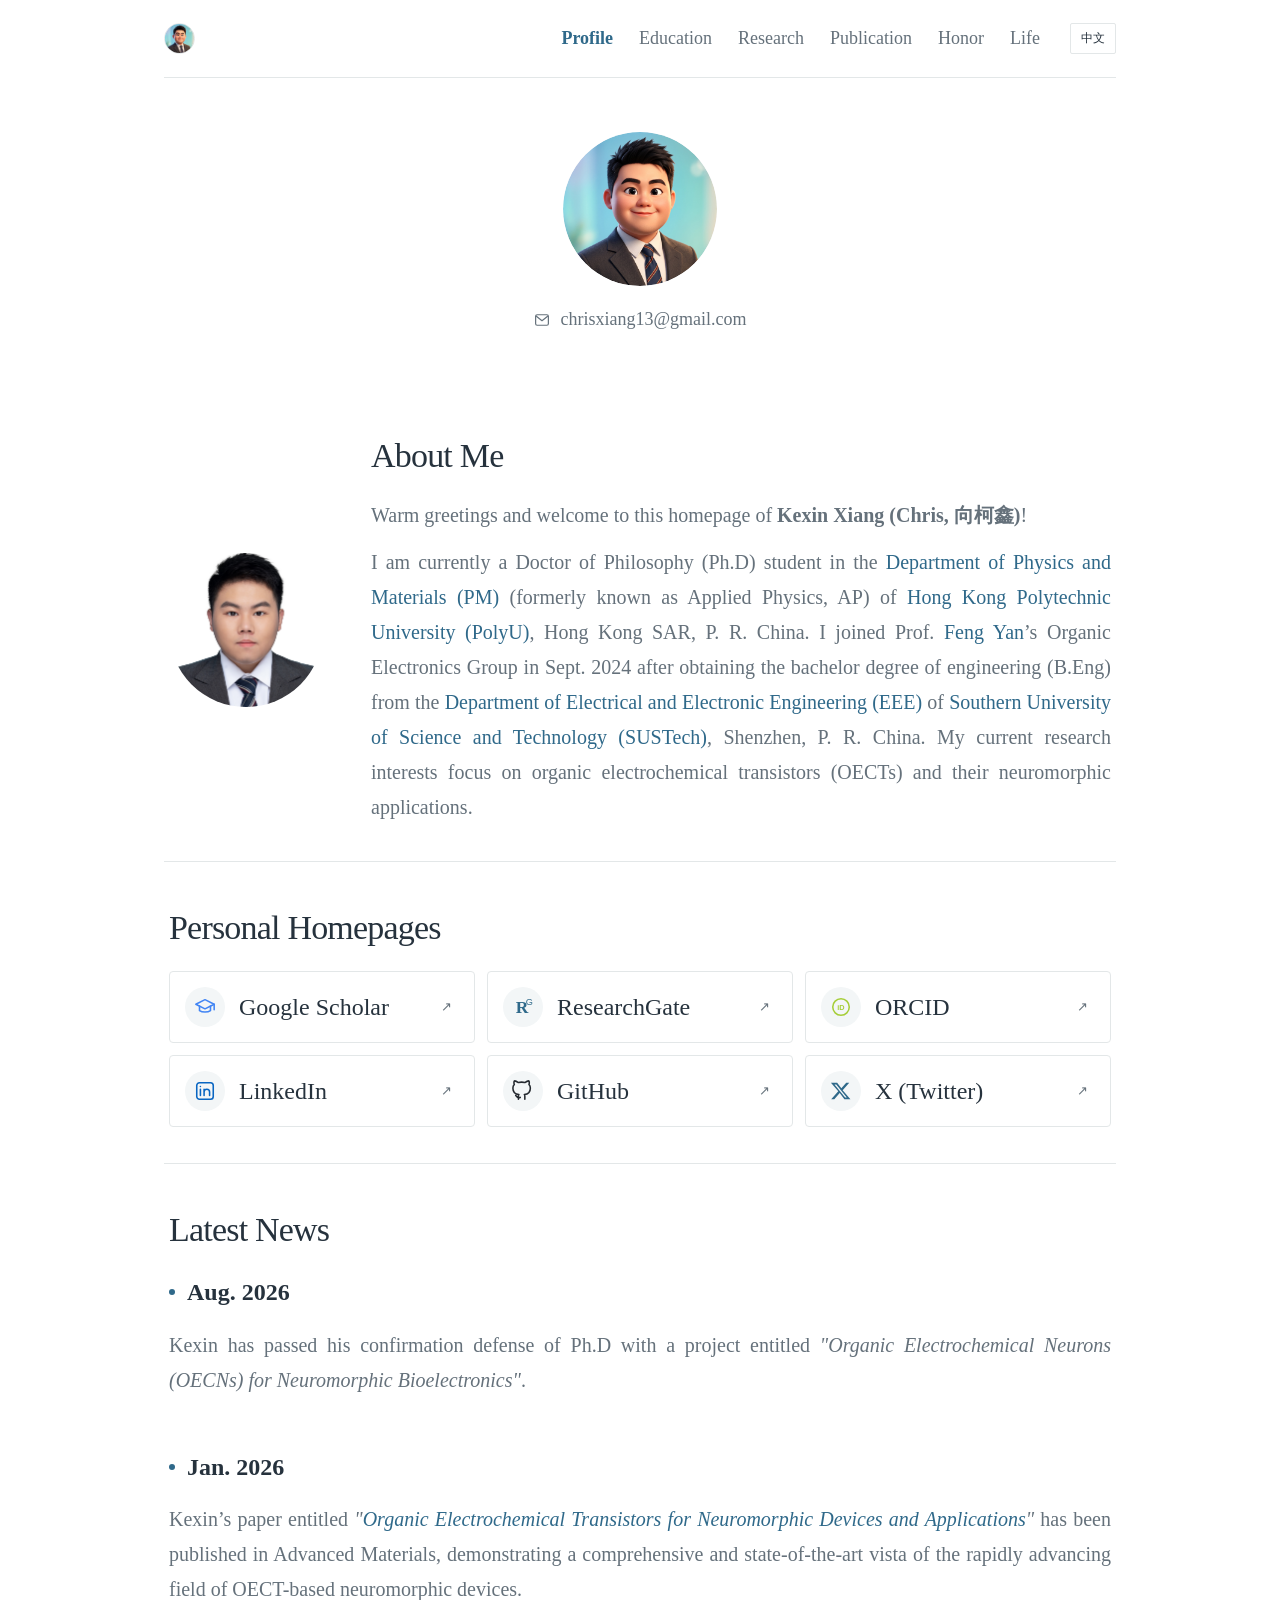
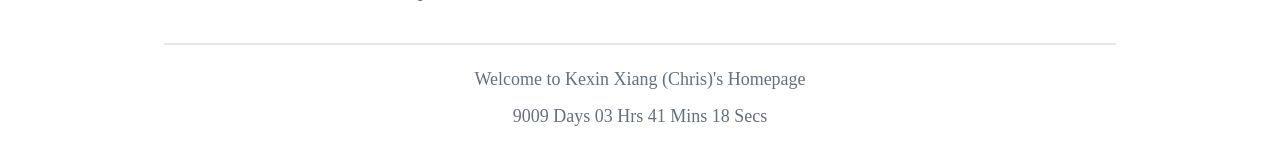
<file: index.html>
<!doctype html>
<html lang="en">
<head>
  <meta charset="utf-8">
  <base href="/">
  <meta name="viewport" content="width=device-width, initial-scale=1">
  <meta name="theme-color" content="#ffffff">
  <link rel="icon" id="site-favicon" href="data:,">
  <meta name="description" content="Kexin Xiang's research profile and selected publication.">
  <title>Kexin Xiang — Personal Website</title>
  <link rel="preconnect" href="https://fonts.googleapis.com">
  <link rel="preconnect" href="https://fonts.gstatic.com" crossorigin>
  <link href="https://fonts.googleapis.com/css2?family=DM+Sans:wght@400;500;600;700&family=Playfair+Display:wght@400;500&display=swap" rel="stylesheet">
  <link rel="stylesheet" href="style.css?v=20261025-smooth-clock">
</head>
<body>
  <div class="page-shell">
    <header class="topbar">
      <a class="wordmark" href="/" aria-label="Open profile page">
        <img class="mark-image" id="site-logo" alt="" hidden>
        <span class="mark" id="site-mark">K</span>
      </a>
      <nav id="module-nav" aria-label="Page modules"></nav>
      <button class="lang-toggle" id="lang-toggle" type="button" aria-label="Switch language">中文</button>
    </header>
    <main>
      <section class="hero" id="home">
        <aside class="profile-card" aria-label="Personal photo and contact">
          <div class="profile-monogram" id="profile-monogram" aria-hidden="true">
            <span id="profile-initials">KX</span>
            <img class="profile-photo" id="profile-photo" alt="" hidden>
          </div>
          <div class="profile-contacts" aria-label="Contact information">
            <a class="profile-contact" id="profile-email" href="mailto:" hidden>
              <svg viewBox="0 0 24 24" aria-hidden="true" focusable="false"><rect x="3.5" y="5" width="17" height="14" rx="2"></rect><path d="m4.5 7 7.5 6 7.5-6"></path></svg>
              <span></span>
            </a>
            <a class="profile-contact" id="profile-phone" href="tel:" hidden>
              <svg viewBox="0 0 24 24" aria-hidden="true" focusable="false"><path d="M7.1 3.8 9.7 7l-1.8 2.1a15.2 15.2 0 0 0 7 7l2.1-1.8 3.2 2.6-.8 3.2a1.8 1.8 0 0 1-2 1.3A18.7 18.7 0 0 1 2.6 6.6a1.8 1.8 0 0 1 1.3-2l3.2-.8Z"></path></svg>
              <span></span>
            </a>
          </div>
        </aside>
        <div class="hero-copy">
          <p class="eyebrow"><span class="pulse"></span><span id="hero-kicker">PERSONAL WEBSITE</span></p>
          <h1><span id="first-name">Kexin</span> <em id="last-name">Xiang</em></h1>
          <p class="hero-role" id="hero-role"></p>
        </div>
      </section>
      <div id="page-modules"></div>
    </main>
    <footer>
      <p id="footer-copy"></p>
      <div id="footer-counter" class="footer-counter" role="timer" aria-label="Elapsed time since April 6, 2002, 07:02 Beijing time" aria-live="off" hidden></div>
      <a href="#home" class="back-top" id="back-top">BACK TO TOP ↑</a>
    </footer>
  </div>
  <script src="script.js?v=20261025-smooth-clock"></script>
</body>
</html>
</file>
<file: style.css>
:root {
  color-scheme: light;
  --ink: #26323d;
  --muted: #65717b;
  --accent: #2f698a;
  --line: #e3e7e8;
  --paper: #fff;
  --soft: #f3f6f7;
  --serif: Georgia, "Times New Roman", serif;
  --sans: -apple-system, BlinkMacSystemFont, "Segoe UI", "Noto Sans", Arial, sans-serif;
  --base-font-size: 16px;
  --body-line-height: 1.75;
  --content-width: 1160px;
  --page-gutter: 42px;
  --section-space: 55px;
  --avatar-size: 154px;
  --avatar-radius: 50%;
  --project-columns: 1;
  --profile-columns: 2;
  --text-line-limit: 10;
  --heading-scale: 1;
  --card-radius: 4px;
  --column-gap: 48px;
}

* { box-sizing: border-box; }
html { scroll-behavior: smooth; scroll-padding-top: 88px; }
body {
  margin: 0;
  background: var(--paper);
  color: var(--ink);
  font: var(--base-font-size)/var(--body-line-height) var(--sans);
  -webkit-font-smoothing: antialiased;
}
a { color: var(--accent); text-decoration: none; }
a:hover { color: var(--accent); text-decoration: underline; text-underline-offset: 3px; }
a:focus-visible, button:focus-visible { outline: 3px solid var(--accent); outline-offset: 3px; }
.page-shell { max-width: var(--content-width); margin: 0 auto; padding: 0 clamp(16px, var(--page-gutter), 42px); }

.topbar {
  min-height: 78px;
  display: flex;
  align-items: center;
  gap: 30px;
  border-bottom: 1px solid var(--line);
}
.wordmark { display: inline-flex; align-items: center; gap: 10px; color: var(--ink); }
.hero-name-link { color: inherit; }
.hero-name-link:hover { color: inherit; text-decoration: none; }
.mark {
  display: grid;
  width: 31px;
  height: 31px;
  place-items: center;
  border: 1px solid var(--line);
  border-radius: 50%;
  color: var(--accent);
  font: 600 13px var(--serif);
}
.mark-image {
  width: 31px;
  height: 31px;
  border: 1px solid var(--line);
  border-radius: 50%;
  object-fit: cover;
}
.mark-image[hidden], .mark[hidden] { display: none; }
.mark span { display: none; }
.wordmark-name { font: 600 11px var(--sans); letter-spacing: 1.6px; }
.topbar nav { display: flex; gap: 27px; margin-left: auto; }
.topbar nav a { color: var(--muted); font-size: 13px; }
.lang-toggle {
  border: 1px solid var(--line);
  border-radius: 4px;
  padding: 6px 10px;
  background: var(--paper);
  color: var(--ink);
  font: 12px var(--sans);
  cursor: pointer;
}
.lang-toggle:hover { border-color: var(--accent); }

.hero {
  display: grid;
  grid-template-columns: minmax(205px, .7fr) minmax(0, 1.8fr);
  gap: clamp(38px, 7vw, 92px);
  align-items: center;
  padding: 76px 5px 72px;
}
.hero-copy { grid-column: 2; grid-row: 1; }
.profile-card { grid-column: 1; grid-row: 1; min-width: 0; }
.profile-monogram {
  display: grid;
  position: relative;
  overflow: hidden;
  width: var(--avatar-size);
  height: var(--avatar-size);
  place-items: center;
  border-radius: var(--avatar-radius);
  background: var(--soft);
  color: var(--accent);
  font: 48px var(--serif);
  letter-spacing: -4px;
}
.profile-photo { position: absolute; inset: 0; width: 100%; height: 100%; border-radius: inherit; object-fit: cover; }
.profile-initials[hidden], .profile-photo[hidden] { display: none; }
.profile-affiliation { margin: 20px 0 7px; color: var(--muted); font-size: 12px; line-height: 1.6; }
.profile-contacts { display: grid; gap: 9px; margin-top: 17px; }
.profile-contact { display: inline-flex; align-items: center; gap: 9px; width: fit-content; max-width: 100%; color: var(--muted); font-size: 12px; overflow-wrap: anywhere; transition: color .2s ease; }
.profile-contact:hover { color: var(--accent); }
.profile-contact svg { flex: 0 0 15px; width: 15px; height: 15px; fill: none; stroke: currentColor; stroke-width: 1.6; stroke-linecap: round; stroke-linejoin: round; }
.profile-contact[hidden] { display: none; }
.social-links { display: flex; flex-wrap: wrap; gap: 5px 15px; margin-top: 14px; }
.social-links a { font-size: 12px; }
.eyebrow, .section-kicker, .card-label, .project-number, .skill-group > span {
  color: var(--accent);
  font-size: 11px;
  font-weight: 650;
  letter-spacing: .11em;
  line-height: 1.5;
  text-transform: uppercase;
}
.eyebrow { display: flex; align-items: center; gap: 10px; margin: 0 0 20px; }
.pulse { width: 7px; height: 7px; border-radius: 50%; background: var(--accent); }
h1, h2, h3 { color: var(--ink); }
h1, .intro h2, .section-heading h2, .education h2, .contact h2 {
  font-family: var(--serif);
  font-weight: 400;
}
h1 { display: flex; flex-wrap: nowrap; align-items: baseline; gap: .18em; margin: 0 0 20px; font-size: clamp(var(--h1-min, 48px), var(--h1-fluid, 6.2vw), var(--h1-max, 68px)); line-height: 1.02; letter-spacing: -2.8px; white-space: nowrap; }
h1 em { color: var(--accent); font-style: normal; }
.hero-role { max-width: 610px; margin: 0 0 14px; font: 22px/1.45 var(--serif); }
.hero-note { max-width: 650px; margin: 0; color: var(--muted); font-size: 14px; }
.hero-actions { display: flex; gap: 22px; align-items: center; margin-top: 20px; }
.button { display: inline-flex; align-items: center; gap: 8px; font-size: 13px; }
.button-primary { font-weight: 600; }
.button-quiet { color: var(--muted); }
.button-primary span[aria-hidden], .button-quiet span[aria-hidden] { color: var(--muted); }

.section { padding: var(--section-space) 5px calc(var(--section-space) + 5px); border-top: 1px solid var(--line); }
.section-kicker { display: flex; gap: 12px; align-items: center; }
.section-kicker span:first-child { color: var(--muted); font: 12px var(--serif); }
.intro-content { display: grid; grid-template-columns: 1.1fr .9fr; gap: 9%; margin-top: 22px; }
.intro h2, .section-heading h2 { margin: 0; font-size: clamp(var(--title-min, 29px), var(--title-fluid, 3.8vw), var(--title-max, 39px)); line-height: 1.2; letter-spacing: -.8px; }
.intro-detail > p { margin: 0 0 21px; color: var(--muted); font-size: 14px; }
.stats { display: grid; grid-template-columns: repeat(3, 1fr); gap: 12px; border-top: 1px solid var(--line); padding-top: 17px; }
.stats:empty { display: none; }
.stats strong { display: block; color: var(--ink); font: 28px/1.2 var(--serif); }
.stats strong span { color: var(--muted); font: 15px var(--sans); }
.stats small { display: block; margin-top: 4px; color: var(--muted); font-size: 9px; line-height: 1.5; letter-spacing: .04em; }
.stat-note { margin: 12px 0 0 !important; color: var(--muted) !important; font-size: 10px !important; }
.research { background: var(--paper); }
.section-heading { display: flex; justify-content: space-between; align-items: end; gap: 24px; margin: 20px 0 26px; }
.section-heading p { margin: 0 0 5px; color: var(--muted); font-size: 13px; }
.section-heading h2 { font-size: var(--section-title-size, 35px); }
.project-list { display: grid; grid-template-columns: repeat(var(--project-columns), minmax(0, 1fr)); gap: 0 var(--column-gap); border-top: 1px solid var(--line); }
.project-card {
  display: grid;
  grid-template-columns: minmax(145px, .55fr) minmax(0, 2fr);
  gap: 28px;
  align-items: start;
  padding: 24px 0 27px;
  border-bottom: 1px solid var(--line);
}
.project-number { padding-top: 5px; color: var(--muted); font-size: 10px; }
.project-number span { margin: 0 6px; color: var(--line); }
.project-main h3, .honor-grid h3 { margin: 0 0 3px; font: var(--item-title-size, 22px)/1.35 var(--serif); }
.project-main p { margin: 7px 0 0; color: var(--muted); font-size: 13px; }
.project-main .supervisor { margin: 1px 0 4px; color: var(--muted); font-size: 12px; }
.project-image { display: block; width: 100%; max-height: 320px; margin: 8px 0 14px; border-radius: var(--card-radius); object-fit: cover; }
.institution-image { display: block; max-width: min(100%, 240px); max-height: 120px; margin: 12px 0; border-radius: var(--card-radius); object-fit: contain; }
.rich-description { display: -webkit-box; overflow: hidden; -webkit-box-orient: vertical; -webkit-line-clamp: var(--text-line-limit); }
.hero-note, .intro-detail > p:not(.stat-note), .section-heading p, .edu-detail { display: -webkit-box; overflow: hidden; -webkit-box-orient: vertical; -webkit-line-clamp: var(--text-line-limit); }
.rich-inline-image { display: block; max-width: 100%; max-height: 480px; height: auto; margin: 12px 0; border-radius: var(--card-radius); object-fit: contain; }
.tags { display: flex; flex-wrap: wrap; gap: 6px 14px; margin-top: 11px; }
.tags span { color: var(--accent); font-size: 10px; letter-spacing: .05em; }
.project-glyph { display: none; }

.edu-grid { display: grid; grid-template-columns: 1.1fr .9fr; gap: var(--column-gap); margin-top: 25px; }
.education-card, .toolkit { min-width: 0; padding: 0; border: 0; background: transparent; }
.card-label { color: var(--accent); font-size: 10px; }
.education-card h2, .toolkit h2 { margin: 15px 0 7px; font-size: var(--card-title-size, 27px); line-height: 1.24; }
.edu-location { margin: 0 0 16px; color: var(--muted); font-size: 12px; }
.edu-rule { height: 1px; margin-bottom: 14px; background: var(--line); }
.education-card .edu-detail { color: var(--muted); font-size: 13px; }
.edu-seal { display: inline-block; margin-top: 6px; color: var(--muted); font-size: 11px; }
.edu-seal span + span { margin-left: 6px; }
.toolkit h2 { margin-bottom: 18px; }
.skill-group { padding: 12px 0; border-top: 1px solid var(--line); }
.skill-group > span { color: var(--muted); font-size: 9px; }
.skill-group p { margin: 5px 0 0; color: var(--muted); font-size: 12px; line-height: 1.75; }

.honors { background: var(--paper); }
.honor-grid { display: grid; grid-template-columns: repeat(var(--profile-columns), minmax(0, 1fr)); border-top: 1px solid var(--line); }
.honor-grid article {
  display: grid;
  grid-template-columns: 55px minmax(0, 1fr) 16px;
  gap: 12px;
  align-items: center;
  min-height: 88px;
  padding: 15px 18px 15px 0;
  border-bottom: 1px solid var(--line);
}
.honor-grid article:nth-child(even) { padding-left: 18px; border-left: 1px solid var(--line); }
.honor-grid .honor-wide { grid-column: 1 / -1; padding-left: 0; border-left: 0; }
.honor-year { color: var(--accent); font: 12px var(--serif); }
.honor-grid h3 { font-size: 16px; }
.honor-grid p { margin: 3px 0 0; color: var(--muted); font-size: 11px; line-height: 1.55; }
.honor-arrow { color: var(--muted); font-size: 13px; }
.honor-image { display: block; width: 100%; max-height: 180px; margin-bottom: 10px; border-radius: var(--card-radius); object-fit: cover; }

.contact { display: grid; grid-template-columns: 1fr; padding: 54px 5px 58px; border-top: 1px solid var(--line); }
.contact-orb { display: none; }
.contact h2 { margin: 9px 0; font-size: var(--contact-title-size, 34px); }
.contact-copy > p:not(.eyebrow) { max-width: 680px; margin: 0; color: var(--muted); font-size: 13px; }
.contact-copy .eyebrow { margin-bottom: 10px; font-size: 10px; }
.email-link { display: inline-flex; gap: 10px; margin-top: 12px; font-size: 13px; }

footer { display: flex; align-items: center; justify-content: space-between; gap: 20px; padding: 20px 5px 24px; border-top: 1px solid var(--line); }
footer .mark { width: 27px; height: 27px; font-size: 11px; }
footer .wordmark-name { font-size: 9px; }
footer p, footer .back-top { margin: 0; color: var(--muted); font-size: 10px; }
footer .back-top { letter-spacing: .06em; }

.hero-role:empty { display: none; }
.profile-card { display: flex; flex-direction: column; align-items: flex-start; }
.module-text-layout { display: grid; grid-template-columns: minmax(0, 1.1fr) minmax(180px, .9fr); gap: var(--column-gap); align-items: start; margin-top: 22px; }
.module-text-main h2 { max-width: 720px; margin: 0 0 15px; font: 400 clamp(var(--title-min, 29px), var(--title-fluid, 3.8vw), var(--title-max, 39px))/1.2 var(--serif); letter-spacing: -.8px; }
.module-body, .module-intro { color: var(--muted); font-size: 14px; }
.module-body p { margin: 0 0 12px; }
.module-body p:last-child { margin-bottom: 0; }
.module-body ul, .module-body ol { padding-left: 1.35em; }
.module-image { width: 100%; max-height: 340px; border-radius: var(--card-radius); object-fit: cover; }
.dynamic-heading { align-items: start; }
.dynamic-heading h2 { max-width: 65%; }
.dynamic-heading .module-intro { max-width: 38%; }
.project-main h3 a, .honor-grid h3 a { color: inherit; }
.project-authors, .project-venue { color: var(--muted); font-size: 12px; }
.module-link-description:empty { display: none; }
.honor-grid article { grid-template-columns: 24px minmax(0, 1fr) 16px; }
.custom-card-grid { display: grid; grid-template-columns: repeat(var(--profile-columns), minmax(0, 1fr)); gap: var(--column-gap); }
.custom-card { min-width: 0; padding: 20px; border: 1px solid var(--line); border-radius: var(--card-radius); }
.custom-card h3 { margin: 0; font: var(--item-title-size, 22px)/1.35 var(--serif); }
.custom-card-subtitle { margin-top: 6px; color: var(--accent); font-size: 12px; }
.custom-card .project-image { margin: 0 0 15px; }
.custom-card > a:last-child { display: inline-block; margin-top: 12px; font-size: 13px; }
.dynamic-section:empty { display: none; }
.module-text-main .rich-description { display: -webkit-box; overflow: hidden; -webkit-box-orient: vertical; -webkit-line-clamp: var(--text-line-limit); }
.topbar nav { max-width: 65%; overflow-x: auto; white-space: nowrap; scrollbar-width: thin; }
.module-text-main .rich-description:has(img), .module-text-main .rich-description:has(ul), .module-text-main .rich-description:has(ol) { display: block; }
footer .wordmark-name { color: var(--muted); }

/* Six-page portfolio layout */
.page-shell { max-width: 1100px; text-align: left; }
.topbar nav a[aria-current="page"] { color: var(--accent); font-weight: 650; }
.hero { padding: 36px 5px 34px; }
h1 { font: 500 34px/1.2 var(--sans); letter-spacing: -.8px; }
h1 em { color: var(--ink); font-style: normal; }
.eyebrow { margin-bottom: 12px; }
.section { padding-top: 32px; padding-bottom: 36px; text-align: left; }
.section-heading { align-items: start; margin: 14px 0 22px; }
.section-heading h2, .module-text-main h2 { font-size: clamp(26px, 3vw, 33px); }
.rich-description, .module-text-main .rich-description { display: block; }
.project-main .rich-description, .custom-card .rich-description { display: block; }
.education-list { border-top: 1px solid var(--line); }
.education-row { display: grid; grid-template-columns: minmax(170px, .7fr) minmax(0, 1.6fr); gap: 32px; align-items: center; padding: 25px 0; border-bottom: 1px solid var(--line); }
.school-icon { display: grid; place-items: center; min-height: 96px; color: var(--accent); background: var(--soft); border-radius: var(--card-radius); }
.school-icon > svg { width: 43px; height: 43px; fill: none; stroke: currentColor; stroke-width: 1.35; stroke-linecap: round; stroke-linejoin: round; }
.school-logo { max-width: min(100%, 190px); max-height: 95px; object-fit: contain; }
.school-details h3 { margin: 0; font: 500 22px/1.4 var(--sans); }
.school-meta { margin: 5px 0 0; color: var(--accent); font-size: 14px; }
.school-description { margin-top: 7px; color: var(--muted); }
.school-description p { margin: 0; }
.homepage-links { display: grid; grid-template-columns: repeat(2, minmax(0, 1fr)); gap: 12px; }
.homepage-link { display: grid; grid-template-columns: 42px minmax(0, 1fr) 18px; align-items: center; gap: 14px; min-width: 0; padding: 15px; border: 1px solid var(--line); border-radius: var(--card-radius); color: var(--ink); }
.homepage-link:hover { border-color: var(--accent); text-decoration: none; }
.homepage-link h3 { margin: 0; font: 550 15px/1.4 var(--sans); }
.homepage-icon { display: grid; place-items: center; width: 40px; height: 40px; border-radius: 50%; color: var(--accent); background: var(--soft); }
.homepage-icon svg { width: 22px; height: 22px; fill: none; stroke: currentColor; stroke-width: 1.7; stroke-linecap: round; stroke-linejoin: round; }
.homepage-icon-orcid { color: #a6ce39; }
.homepage-icon-linkedin { color: #0a66c2; }
.homepage-icon-github { color: #24292f; }
.homepage-icon-scholar { color: #4285f4; }
.homepage-link .honor-arrow { color: var(--muted); }
.homepage-link .module-link-description { color: var(--muted); font-size: 13px; }
.homepage-link .honor-image { max-width: 100%; }
.dynamic-heading h2 { max-width: none; }
.dynamic-heading .module-intro { max-width: 55%; }

@media (max-width: 760px) {
  .page-shell { padding: 0 clamp(16px, var(--page-gutter), 25px); }
  .topbar { min-height: 70px; gap: 14px; }
  .topbar nav { gap: 15px; }
  .topbar nav a { font-size: 11px; }
  .wordmark-name { font-size: 9px; letter-spacing: 1px; }
  .hero { grid-template-columns: 170px 1fr; gap: 28px; padding: 58px 0; }
  .profile-monogram { width: min(var(--avatar-size), 125px); height: min(var(--avatar-size), 125px); font-size: 40px; }
  .intro-content { gap: 6%; }
  .edu-grid { gap: 30px; }
  .module-text-layout { gap: 30px; }
}
@media (max-width: 560px) {
  html { scroll-padding-top: 70px; }
  .page-shell { padding: 0 clamp(16px, var(--page-gutter), 20px); }
  .topbar { min-height: 66px; flex-wrap: wrap; padding: 12px 0; }
  .topbar nav { order: 3; width: 100%; margin: 0; justify-content: space-between; }
  .topbar nav { max-width: 100%; }
  .lang-toggle { margin-left: auto; }
  .hero { display: flex; flex-direction: column-reverse; align-items: stretch; gap: 28px; padding: 42px 0 48px; }
  .hero-copy { order: 0; }
  .profile-card { display: grid; grid-template-columns: 76px 1fr; column-gap: 16px; align-items: center; }
  .profile-monogram { grid-row: 1 / span 3; width: min(var(--avatar-size), 76px); height: min(var(--avatar-size), 76px); font-size: 29px; letter-spacing: -2px; }
  .profile-affiliation { margin: 0 0 2px; }
  .profile-contacts { gap: 7px; margin-top: 10px; }
  .profile-contact { font-size: 11px; }
  .social-links { gap: 4px 11px; margin-top: 4px; }
  .social-links a { font-size: 11px; }
  h1 { font-size: clamp(35px, 11vw, var(--mobile-h1-size, 55px)); letter-spacing: -.06em; }
  .hero-role { font-size: 19px; }
  .hero-actions { gap: 16px; flex-wrap: wrap; }
  .section { padding: 42px 0 46px; }
  .intro-content { grid-template-columns: 1fr; gap: 20px; }
  .intro h2 { font-size: var(--mobile-title-size, 30px); }
  .stats { gap: 7px; }
  .stats strong { font-size: 24px; }
  .stats small { font-size: 8px; }
  .section-heading { display: block; margin-bottom: 18px; }
  .dynamic-heading h2, .dynamic-heading .module-intro { max-width: none; }
  .dynamic-heading .module-intro { margin-top: 7px; }
  .module-text-layout { grid-template-columns: 1fr; gap: 18px; }
  .module-text-main h2 { font-size: var(--mobile-title-size, 30px); }
  .custom-card-grid { grid-template-columns: 1fr; gap: 14px; }
  .section-heading h2 { font-size: var(--mobile-section-title-size, 31px); }
  .section-heading p { margin-top: 6px; }
  .project-card { grid-template-columns: 1fr; gap: 5px; padding: 19px 0 22px; }
  .project-main h3 { font-size: var(--mobile-item-title-size, 20px); }
  .edu-grid { grid-template-columns: 1fr; gap: 30px; }
  .education-card h2, .toolkit h2 { font-size: var(--mobile-card-title-size, 25px); }
  .honor-grid { grid-template-columns: 1fr; }
  .honor-grid article, .honor-grid article:nth-child(even), .honor-grid .honor-wide { grid-column: auto; padding: 13px 0; border-left: 0; }
  .honor-grid h3 { font-size: 15px; }
  .contact { padding: 42px 0; }
  .contact h2 { font-size: var(--mobile-contact-title-size, 30px); }
  footer { flex-wrap: wrap; }
  footer p { order: 3; width: 100%; }
}

.topbar nav a { font-size: 15px; }
.profile-contact { font-size: 14px; }
.module-text-layout-full { grid-template-columns: minmax(0, 1fr); }
.module-text-layout-full .module-text-main,
.module-text-layout-full .module-body { width: 100%; max-width: none; }
.module-text-layout-full .module-body { text-align: justify; text-justify: inter-word; }
.custom-card-date { display: block; margin-top: 7px; color: var(--muted); font-size: 14px; font-variant-numeric: tabular-nums; }
.custom-card-date + .custom-card-subtitle { margin-top: 4px; }

@media (max-width: 760px) {
  .topbar nav a { font-size: 14px; }
  .profile-contact { font-size: 14px; }
}

/* Requested profile alignment and reading rhythm */
.hero { display: flex; justify-content: center; padding: 54px 0 46px; text-align: center; }
.hero-copy { display: none; }
.profile-card { display: flex; width: min(100%, 430px); flex-direction: column; align-items: center; text-align: center; }
.profile-contacts { justify-items: center; margin-top: 18px; }
.profile-contact { justify-content: center; text-align: left; }
.profile-contact { font-size: 15px; }
.page-modules, #page-modules { text-align: left; }
p, li, blockquote { text-align: justify; text-justify: inter-word; }
.module-body, .module-intro, .school-description, .project-main > p, .custom-card-subtitle, .module-link-description { font-size: 17px; line-height: 1.9; }
.school-details h3 { font-size: 24px; }
.project-main h3, .custom-card h3, .homepage-link h3 { font-size: 19px; }
.section-kicker { display: none; }
.section { border-top: 0; border-bottom: 1px solid var(--line); }
.education-row { grid-template-columns: minmax(190px, .65fr) minmax(0, 1.8fr); }
.school-icon { min-height: 125px; padding: 14px; }
.school-logo { max-width: min(100%, 260px); max-height: 110px; }
.project-card, .custom-card { text-align: left; }

@media (max-width: 560px) {
  .hero { flex-direction: column; align-items: center; padding: 38px 0 32px; }
  .profile-card { display: flex; width: 100%; align-items: center; }
  .profile-monogram { grid-row: auto; }
  .profile-contacts { align-items: center; }
  .education-row { grid-template-columns: 86px minmax(0, 1fr); gap: 16px; }
  .school-icon { min-height: 76px; padding: 8px; }
  .school-logo { max-width: 100%; max-height: 68px; }
}
@media (prefers-reduced-motion: reduce) {
  html { scroll-behavior: auto; }
}

@media (max-width: 560px) {
  .hero { gap: 22px; padding: 28px 0; }
  h1 { font-size: 29px; }
  .education-row { grid-template-columns: 78px minmax(0, 1fr); gap: 17px; }
  .school-icon { min-height: 72px; }
  .school-icon > svg { width: 34px; height: 34px; }
  .school-details h3 { font-size: 17px; }
  .school-meta { font-size: 12px; }
  .homepage-links { grid-template-columns: 1fr; }
  .dynamic-heading .module-intro { max-width: none; }
}

/* Requested text sizing and full-width About Me body */
.topbar nav a { font-size: 15px; }
.profile-contact { font-size: 14px; }
.module-text-layout-full { grid-template-columns: minmax(0, 1fr); }
.module-text-layout-full .module-text-main { width: 100%; max-width: none; }
/* Keep text-only modules full width even when an older cached script is loaded. */
.module-text-layout:not(:has(> .module-image)) { grid-template-columns: minmax(0, 1fr); }
.module-text-layout:not(:has(> .module-image)) .module-text-main { width: 100%; max-width: none; }
.dynamic-about-me .module-text-layout,
.dynamic-about-me .module-text-layout-full {
  grid-template-columns: var(--avatar-size) minmax(0, 1fr);
  align-items: center;
}
.dynamic-about-me .module-text-main { width: 100%; max-width: none; }
.dynamic-about-me .module-image {
  width: var(--avatar-size);
  height: var(--avatar-size);
  max-height: none;
  aspect-ratio: 1;
  border-radius: 50%;
  object-fit: cover;
}
@media (max-width: 760px) {
  .topbar nav a { font-size: 14px; }
  .profile-contact { font-size: 14px; }
}
@media (max-width: 560px) {
  .dynamic-about-me .module-text-layout,
  .dynamic-about-me .module-text-layout-full {
    grid-template-columns: min(76px, var(--avatar-size)) minmax(0, 1fr);
    gap: 17px;
  }
  .dynamic-about-me .module-image {
    width: min(76px, var(--avatar-size));
    height: min(76px, var(--avatar-size));
  }
}

/* Latest News: dated editorial list */
.latest-news-list { display: block; margin-top: 24px; }
.latest-news-item {
  margin: 0 0 52px;
  padding: 0;
  border: 0;
  border-radius: 0;
  background: transparent;
  text-align: left;
}
.latest-news-item:last-child { margin-bottom: 0; }
.latest-news-date {
  display: block;
  margin: 0 0 18px 22px;
  color: var(--ink);
  font: 700 18px/1.5 var(--serif);
}
.latest-news-date::before {
  display: inline-block;
  width: 7px;
  height: 7px;
  margin: 0 15px 2px 0;
  background: currentColor;
  content: "";
}
.latest-news-item h3 {
  margin: -5px 0 12px;
  color: var(--ink);
  font: 600 18px/1.55 var(--serif);
}
.latest-news-subtitle,
.latest-news-content {
  color: var(--ink);
  font: 17px/1.75 var(--serif);
}
.latest-news-subtitle { margin-bottom: 8px; }
.latest-news-content p { margin: 0 0 10px; }
.latest-news-content p:last-child { margin-bottom: 0; }
.latest-news-content a { color: inherit; text-decoration: underline; text-underline-offset: 3px; }
.latest-news-image {
  display: block;
  width: auto;
  max-width: min(100%, 680px);
  max-height: 420px;
  margin: 16px 0 0;
  border-radius: 2px;
  object-fit: contain;
  object-position: left center;
}

/* Education logos use the portrait's square footprint without a tile. */
.education-list { border-top: 0; }
.education-row {
  grid-template-columns: var(--avatar-size) minmax(0, 1fr);
  gap: var(--column-gap);
  align-items: center;
}
.school-icon {
  display: flex;
  width: var(--avatar-size);
  height: var(--avatar-size);
  min-height: 0;
  padding: 0;
  align-items: center;
  justify-content: center;
  border: 0;
  border-radius: 0;
  background: transparent;
}
.school-icon > svg { width: 62%; height: 62%; }
.school-logo {
  display: block;
  width: 100%;
  height: 100%;
  max-width: none;
  max-height: none;
  object-fit: contain;
  mix-blend-mode: multiply;
}
.school-details { display: grid; gap: 7px; }
.school-field {
  display: grid;
  grid-template-columns: 7px minmax(0, 1fr);
  gap: 12px;
  align-items: start;
  font-size: 16px;
  line-height: 1.75;
}
.school-field-dot {
  width: 6px;
  height: 6px;
  margin-top: .72em;
  border-radius: 50%;
  background: var(--accent);
}
.school-field-content { min-width: 0; }
.school-field-content > strong { margin-right: 5px; color: var(--ink); font-weight: 650; }
.school-field-supervisor .school-supervisor { display: inline; }
.school-field-supervisor .school-supervisor p { display: inline; margin: 0; }
.school-description { display: block; margin: 0; color: var(--muted); }
.school-description p { margin: 0; }
@media (max-width: 760px) {
  .education-row { grid-template-columns: min(125px, var(--avatar-size)) minmax(0, 1fr); gap: 24px; }
  .school-icon { width: min(125px, var(--avatar-size)); height: min(125px, var(--avatar-size)); }
}
@media (max-width: 560px) {
  .education-row { grid-template-columns: min(76px, var(--avatar-size)) minmax(0, 1fr); gap: 17px; }
  .school-icon { width: min(76px, var(--avatar-size)); height: min(76px, var(--avatar-size)); }
  .school-field { grid-template-columns: 6px minmax(0, 1fr); gap: 9px; font-size: 14px; }
}


/* Center each education entry as a group and give school logos more room. */
.education-row {
  grid-template-columns: clamp(220px, 21vw, 270px) minmax(0, min(600px, 58vw));
  width: fit-content;
  max-width: 100%;
  margin-inline: auto;
  gap: clamp(28px, 4vw, 48px);
}
.school-icon {
  width: clamp(220px, 21vw, 270px);
  height: clamp(220px, 21vw, 270px);
}
@media (max-width: 760px) {
  .education-row {
    grid-template-columns: min(170px, 27vw) minmax(0, 1fr);
    width: min(100%, 680px);
    gap: 22px;
  }
  .school-icon { width: min(170px, 27vw); height: min(170px, 27vw); }
}
@media (max-width: 560px) {
  .education-row {
    grid-template-columns: min(116px, 30vw) minmax(0, 1fr);
    width: 100%;
    gap: 15px;
  }
  .school-icon { width: min(116px, 30vw); height: min(116px, 30vw); }
}


/* Keep profile email and contact details at the requested size on every screen. */
.profile-contact { font-size: 17px; }


/* Publications: image-free entries with larger, clearly legible type. */
.publication-entry .project-number { font-size: 13px; }
.publication-entry .project-main h3 { margin-bottom: 10px; font-size: 28px; line-height: 1.45; }
.publication-entry .project-authors,
.publication-entry .project-venue { font-size: 20px; line-height: 1.8; }
.publication-entry .rich-description { color: var(--muted); font-size: 18px; line-height: 1.9; }
.publication-entry .rich-description p { font-size: 18px; line-height: 1.9; }
.publication-entry .rich-inline-image { display: none; }
@media (max-width: 760px) {
  .publication-entry .rich-description,
  .publication-entry .rich-description p { font-size: 17px; }
}


/* Keep publication numbering compact so titles begin near the page's left edge. */
.publication-entry {
  grid-template-columns: 42px minmax(0, 1fr);
  gap: 22px;
}
@media (max-width: 760px) {
  .publication-entry { grid-template-columns: 34px minmax(0, 1fr); gap: 16px; }
}
@media (max-width: 560px) {
  .publication-entry { grid-template-columns: 28px minmax(0, 1fr); gap: 12px; }
}


/* Enlarge school logos and education text while keeping each entry centered. */
.education-row {
  grid-template-columns: clamp(250px, 24vw, 300px) minmax(0, min(580px, 58vw));
  width: fit-content;
  max-width: 100%;
  margin-inline: auto;
  gap: clamp(28px, 3vw, 40px);
}
.school-icon {
  width: clamp(250px, 24vw, 300px);
  height: clamp(250px, 24vw, 300px);
}
.school-details h3 { font-size: 28px; }
.school-field { font-size: 18px; }
.school-description { font-size: 18px; }
@media (max-width: 760px) {
  .education-row {
    grid-template-columns: min(190px, 30vw) minmax(0, 1fr);
    width: min(100%, 680px);
    gap: 22px;
  }
  .school-icon { width: min(190px, 30vw); height: min(190px, 30vw); }
  .school-details h3 { font-size: 25px; }
  .school-field { font-size: 17px; }
  .school-description { font-size: 17px; }
}
@media (max-width: 560px) {
  .education-row {
    grid-template-columns: min(132px, 34vw) minmax(0, 1fr);
    width: 100%;
    gap: 15px;
  }
  .school-icon { width: min(132px, 34vw); height: min(132px, 34vw); }
  .school-details h3 { font-size: 22px; }
  .school-field { font-size: 16px; }
  .school-description { font-size: 16px; }
}


/* Slightly smaller publication titles. */
.publication-entry .project-main h3 { font-size: 24px; }


/* Slightly larger publication authors and journal details. */
.publication-entry .project-authors,
.publication-entry .project-venue { font-size: 22px; }


/* Rich-text authors and venues render inside paragraphs, so size those nodes too. */
.publication-entry .project-authors p,
.publication-entry .project-venue p {
  font-size: 22px;
  line-height: 1.8;
}


/* Set publication authors and venues to 18px, including rich-text paragraphs. */
.publication-entry .project-authors,
.publication-entry .project-venue,
.publication-entry .project-authors p,
.publication-entry .project-venue p { font-size: 18px; }


/* Slightly enlarge the email icon and center it against the text. */
#profile-email { align-items: center; }
#profile-email svg { flex-basis: 18px; width: 18px; height: 18px; }


/* About Me body text and its rich-text paragraphs use 18px. */
.dynamic-about-me .module-body,
.dynamic-about-me .module-body p { font-size: 18px; }


/* Appearance controls: final declarations intentionally supersede older fixed sizes. */
:root {
 --sans: var(--appearance-typography-body-font, -apple-system, BlinkMacSystemFont, "Segoe UI", sans-serif);
 --serif: var(--appearance-typography-heading-font, Georgia, "Times New Roman", serif);
}
body { font-family: var(--appearance-typography-body-font, var(--sans)); font-size: var(--appearance-typography-body-size, var(--base-font-size)); line-height: var(--appearance-typography-body-line-height, var(--body-line-height)); }
body { --ink: var(--appearance-colors-text, #26323d); --muted: var(--appearance-colors-muted, #65717b); --accent: var(--appearance-colors-accent, #2f698a); --line: var(--appearance-colors-border, #e3e7e8); --paper: var(--appearance-colors-background, #ffffff); --soft: var(--appearance-colors-soft, #f3f6f7); background: var(--paper); color: var(--ink); }
.page-shell { max-width: var(--appearance-layout-width, var(--content-width)); padding-inline: var(--appearance-layout-gutter, var(--page-gutter)); }
.section.dynamic-section { padding-top: var(--appearance-layout-section-top, 32px); padding-bottom: var(--appearance-layout-section-bottom, 36px); border-bottom-width: var(--appearance-layout-border-width, 1px); }
.dynamic-section h2 { font-family: var(--appearance-typography-heading-font, var(--serif)); font-size: var(--appearance-typography-heading-size, 33px); font-weight: var(--appearance-typography-heading-weight, 400); line-height: var(--appearance-typography-heading-line-height, 1.2); max-width: none; }
.dynamic-heading { margin-bottom: var(--appearance-layout-heading-gap, 22px); }
.dynamic-section p, .dynamic-section li, .dynamic-section blockquote { text-align: var(--appearance-typography-alignment, justify); }
.dynamic-section .rich-description p { margin-bottom: var(--appearance-typography-paragraph-gap, 12px); }
.dynamic-section a { text-decoration: var(--appearance-typography-link-decoration, none); text-underline-offset: var(--appearance-typography-link-underline-offset, 3px); }
.dynamic-section a:hover { text-decoration: underline; }
.topbar { min-height: var(--appearance-navigation-height, 78px); }
.topbar nav { gap: var(--appearance-navigation-gap, 27px); }
.topbar nav a { font-size: var(--appearance-navigation-font-size, 15px); }
.topbar nav a[aria-current="page"] { font-weight: var(--appearance-navigation-active-weight, 650); }
.mark-image, .mark { width: var(--appearance-navigation-logo-size, 31px); height: var(--appearance-navigation-logo-size, 31px); }
.lang-toggle { font-size: var(--appearance-navigation-button-size, 12px); border-radius: var(--appearance-navigation-button-radius, 4px); }
.hero { padding-top: var(--appearance-profile-top, 54px); padding-bottom: var(--appearance-profile-bottom, 46px); }
.profile-monogram { width: var(--appearance-profile-avatar-size, var(--avatar-size)); height: var(--appearance-profile-avatar-size, var(--avatar-size)); border-radius: var(--appearance-profile-avatar-radius, var(--avatar-radius)); }
.profile-photo { object-fit: var(--appearance-profile-image-fit, cover); }
.profile-contacts { margin-top: var(--appearance-profile-contact-top, 18px); gap: var(--appearance-profile-contact-gap, 9px); }
.profile-contact { font-size: var(--appearance-profile-contact-size, 15px); gap: var(--appearance-profile-icon-gap, 9px); align-items: center; }
.profile-contact svg, #profile-email svg { width: var(--appearance-profile-icon-size, 18px); height: var(--appearance-profile-icon-size, 18px); flex-basis: var(--appearance-profile-icon-size, 18px); }
.dynamic-text .module-body, .dynamic-text .module-body p, .dynamic-text .module-body li, .module-intro, .module-intro p { font-size: var(--appearance-typography-body-size, var(--appearance-typography-body-size, 18px)); line-height: var(--appearance-typography-body-line-height, 1.9); }
.module-text-layout { gap: var(--appearance-layout-column-gap, 48px); }
.module-text-main h2 { margin-bottom: var(--appearance-layout-heading-gap, 22px); }
.module-image { max-height: var(--appearance-text-other-image-height, 340px); border-radius: var(--appearance-layout-radius, 4px); }
.dynamic-about-me .module-text-layout { grid-template-columns: var(--appearance-text-image-size, var(--avatar-size)) minmax(0, 1fr); gap: var(--appearance-text-image-gap, 48px); align-items: center; }
.dynamic-about-me .module-image { width: var(--appearance-text-image-size, var(--avatar-size)); height: var(--appearance-text-image-size, var(--avatar-size)); max-height: none; border-radius: var(--appearance-text-image-radius, 50%); }
.appearance-limit-text .module-text-main .module-body { display: -webkit-box; -webkit-box-orient: vertical; -webkit-line-clamp: var(--appearance-text-line-limit); overflow: hidden; }
.education-row { grid-template-columns: min(var(--appearance-education-logo-size, 300px), 32vw) minmax(0, var(--appearance-education-text-width, 580px)); gap: var(--appearance-education-column-gap, 40px); padding-block: var(--appearance-education-entry-padding, 25px); }
.school-icon { width: min(var(--appearance-education-logo-size, 300px), 32vw); height: min(var(--appearance-education-logo-size, 300px), 32vw); }
.school-logo { object-fit: var(--appearance-education-logo-fit, contain); border-radius: var(--appearance-education-logo-radius, 0px); }
.school-details { gap: var(--appearance-education-field-gap, 7px); }
.school-field, .school-field p, .school-description { font-size: var(--appearance-typography-body-size, 18px); line-height: var(--appearance-typography-body-line-height, 1.75); }
.school-field { grid-template-columns: var(--appearance-education-bullet-size, 6px) minmax(0, 1fr); gap: var(--appearance-education-bullet-gap, 12px); }
.school-field-content > strong { font-weight: var(--appearance-education-label-weight, 650); }
.school-field-dot { width: var(--appearance-education-bullet-size, 6px); height: var(--appearance-education-bullet-size, 6px); }
.dynamic-publication .project-list { grid-template-columns: repeat(var(--appearance-publications-columns, 1), minmax(0, 1fr)); gap: 0 var(--appearance-layout-column-gap, 48px); }
.publication-entry { grid-template-columns: var(--appearance-publications-number-width, 42px) minmax(0, 1fr); gap: var(--appearance-publications-number-gap, 22px); padding-block: var(--appearance-publications-entry-padding, 24px); }
.publication-entry .project-main h3 { font-family: var(--appearance-typography-heading-font, var(--serif)); font-size: var(--appearance-typography-item-size, 24px); line-height: var(--appearance-typography-item-line-height, 1.45); margin-bottom: var(--appearance-publications-title-gap, 10px); }
.publication-entry .project-authors, .publication-entry .project-authors p { font-size: var(--appearance-typography-metadata-size, 18px); line-height: var(--appearance-typography-body-line-height, 1.8); }
.publication-entry .project-venue, .publication-entry .project-venue p { font-size: var(--appearance-typography-metadata-size, 18px); line-height: var(--appearance-typography-body-line-height, 1.8); }
.publication-entry .rich-description, .publication-entry .rich-description p { font-size: var(--appearance-typography-body-size, 18px); }
.publication-entry .project-number { font-size: var(--appearance-publications-number-size, 13px); }
.latest-news-item { margin-bottom: var(--appearance-news-entry-gap, 52px); }
.latest-news-date { font-family: var(--appearance-typography-body-font, var(--serif)); font-size: var(--appearance-typography-metadata-size, 18px); margin-bottom: var(--appearance-news-date-gap, 18px); }
.latest-news-date::before { width: var(--appearance-news-bullet-size, 7px); height: var(--appearance-news-bullet-size, 7px); }
.latest-news-item h3 { font-family: var(--appearance-typography-body-font, var(--serif)); font-size: var(--appearance-typography-item-size, 18px); }
.latest-news-content, .latest-news-content p, .latest-news-subtitle { font-family: var(--appearance-typography-body-font, var(--serif)); font-size: var(--appearance-typography-body-size, 17px); line-height: var(--appearance-typography-body-line-height, 1.75); }
.latest-news-image { max-width: min(100%, var(--appearance-news-image-width, 680px)); max-height: var(--appearance-news-image-height, 420px); border-radius: var(--appearance-news-image-radius, 2px); }
.custom-card-grid { grid-template-columns: repeat(var(--appearance-cards-columns, 2), minmax(0, 1fr)); gap: var(--appearance-cards-gap, 48px); }
.custom-card { padding: var(--appearance-cards-padding, 20px); border-radius: var(--appearance-layout-radius, 4px); }
.custom-card h3 { font-size: var(--appearance-typography-item-size, 19px); }
.custom-card .rich-description, .custom-card .rich-description p { font-size: var(--appearance-typography-body-size, 18px); line-height: var(--appearance-typography-body-line-height, 1.9); }
.custom-card-subtitle { font-size: var(--appearance-typography-metadata-size, 17px); }
.custom-card .project-image { max-height: var(--appearance-cards-image-height, 340px); }
.homepage-links { grid-template-columns: repeat(var(--appearance-links-columns, 2), minmax(0, 1fr)); gap: var(--appearance-links-gap, 12px); }
.homepage-link { grid-template-columns: var(--appearance-links-icon-size, 40px) minmax(0, 1fr) 18px; padding: var(--appearance-links-padding, 15px); border-radius: var(--appearance-layout-radius, 4px); }
.homepage-link h3 { font-size: var(--appearance-typography-item-size, 19px); }
.homepage-link .module-link-description, .homepage-link .module-link-description p { font-size: var(--appearance-typography-body-size, 17px); }
.homepage-icon { width: var(--appearance-links-icon-size, 40px); height: var(--appearance-links-icon-size, 40px); }
.homepage-icon svg { width: var(--appearance-links-icon-glyph-size, 22px); height: var(--appearance-links-icon-glyph-size, 22px); }
footer { padding-block: var(--appearance-footer-padding, 20px); }
footer p, footer .back-top { font-size: var(--appearance-footer-font-size, 10px); text-align: var(--appearance-footer-alignment, left); }
@media (max-width: 560px) {
 .page-shell { padding-inline: var(--appearance-mobile-gutter, 16px); }
 .dynamic-section h2 { font-size: var(--appearance-mobile-heading-size, 28px); }
 .topbar nav a { font-size: var(--appearance-mobile-navigation-size, 14px); }
 .profile-monogram { width: var(--appearance-mobile-avatar-size, 100px); height: var(--appearance-mobile-avatar-size, 100px); }
 .dynamic-about-me .module-text-layout { grid-template-columns: min(30vw, var(--appearance-mobile-about-image-size, 76px)) minmax(0, 1fr); gap: 17px; }
 .dynamic-about-me .module-image { width: min(30vw, var(--appearance-mobile-about-image-size, 76px)); height: min(30vw, var(--appearance-mobile-about-image-size, 76px)); }
 .education-row { grid-template-columns: min(34vw, var(--appearance-mobile-education-logo-size, 132px)) minmax(0, 1fr); gap: 15px; width: 100%; }
 .school-icon { width: min(34vw, var(--appearance-mobile-education-logo-size, 132px)); height: min(34vw, var(--appearance-mobile-education-logo-size, 132px)); }
 .school-field, .school-field p, .school-description { font-size: var(--appearance-mobile-body-size, 16px); }
 .publication-entry { grid-template-columns: 28px minmax(0, 1fr); gap: 12px; }
 .publication-entry .project-main h3 { font-size: var(--appearance-mobile-item-size, 22px); }
 .publication-entry .project-authors, .publication-entry .project-authors p, .publication-entry .project-venue, .publication-entry .project-venue p { font-size: var(--appearance-mobile-metadata-size, 18px); }
 .custom-card-grid { grid-template-columns: repeat(var(--appearance-mobile-card-columns, 1), minmax(0, 1fr)); }
 .homepage-links { grid-template-columns: repeat(var(--appearance-mobile-link-columns, 1), minmax(0, 1fr)); }
}

/* Shared semantic styles: every module consumes the same Appearance controls. */
.dynamic-section {
 --shared-body-size: var(--appearance-typography-body-size, 18px);
 --shared-meta-size: var(--appearance-typography-metadata-size, 18px);
 --shared-item-size: var(--appearance-typography-item-size, 24px);
 --shared-leading: var(--appearance-typography-body-line-height, 1.75);
}
.dynamic-section p, .dynamic-section li, .dynamic-section blockquote,
.dynamic-section .module-body, .dynamic-section .module-intro,
.dynamic-section .rich-description, .dynamic-section .rich-description p,
.dynamic-section .school-field, .dynamic-section .school-field p,
.dynamic-section .school-description, .dynamic-section .school-description p,
.dynamic-section .module-link-description, .dynamic-section .module-link-description p,
.dynamic-section .latest-news-content, .dynamic-section .latest-news-content p {
 font-family: var(--sans);
 font-size: var(--shared-body-size);
 font-weight: var(--appearance-typography-body-weight, 400);
 line-height: var(--shared-leading);
 color: var(--muted);
 text-align: var(--appearance-typography-alignment, justify);
}
.dynamic-section h3, .publication-entry .project-main h3,
.latest-news-item h3, .custom-card h3, .homepage-link h3 {
 font-family: var(--serif);
 font-size: var(--shared-item-size);
 font-weight: var(--appearance-typography-item-weight, 400);
 line-height: var(--appearance-typography-item-line-height, 1.45);
 color: var(--ink);
}
.publication-entry .project-authors, .publication-entry .project-authors p,
.publication-entry .project-venue, .publication-entry .project-venue p,
.dynamic-section .custom-card-subtitle, .dynamic-section .latest-news-subtitle,
.dynamic-section .latest-news-date, .dynamic-section .custom-card-date {
 font-family: var(--sans);
 font-size: var(--shared-meta-size);
 font-weight: var(--appearance-typography-metadata-weight, 400);
 line-height: var(--shared-leading);
 color: var(--muted);
}
.dynamic-section .rich-description p:last-child { margin-bottom: 0; }
.custom-card, .homepage-link { border-radius: var(--appearance-layout-radius, 4px); border-width: var(--appearance-layout-border-width, 1px); }
.education-row, .publication-entry, .project-list, footer, .topbar { border-width: var(--appearance-layout-border-width, 1px); }
.dynamic-section .rich-description a, .dynamic-section .school-field a,
.latest-news-content a { color: var(--accent); text-decoration: var(--appearance-typography-link-decoration, none); text-underline-offset: var(--appearance-typography-link-underline-offset, 3px); }
.dynamic-section .rich-description a:hover, .dynamic-section .school-field a:hover { text-decoration: underline; }
@media (max-width: 560px) {
 .dynamic-section {
  --shared-body-size: var(--appearance-mobile-body-size, 18px);
  --shared-meta-size: var(--appearance-mobile-metadata-size, 18px);
  --shared-item-size: var(--appearance-mobile-item-size, 22px);
 }
}

/* Per-page spacing inherits General whenever the optional control is empty. */
.section.dynamic-section {
 padding-top: var(--appearance-page-top, var(--appearance-layout-section-top, 32px));
 padding-bottom: var(--appearance-page-bottom, var(--appearance-layout-section-bottom, 36px));
}

/* Align homepage icons and name blocks to the same vertical center. */
.homepage-link { align-items: center; }
.homepage-link > .homepage-icon, .homepage-link > .honor-arrow { align-self: center; }
.homepage-icon svg { display: block; }
.homepage-link-body { display: flex; flex-direction: column; justify-content: center; min-width: 0; }
.homepage-link-body > h3 { margin: 0; }
.homepage-link-body > .module-link-description:empty { display: none; }

/* Fixed typography: Georgia headings and Times New Roman body text. */
:root { --serif: Georgia, serif; --sans: "Times New Roman", Times, serif; }
body, button, input, select, textarea { font-family: "Times New Roman", Times, serif; }
h1, h2, h3, h4, h5, h6 { font-family: Georgia, serif; }

/* Latest News uses a bold entry-style date instead of an entry title. */
.dynamic-news h2 { text-align: left; }
.dynamic-section .latest-news-item .latest-news-date {
 position: relative;
 margin-left: 0;
 padding-left: calc(var(--appearance-education-bullet-size, 6px) + var(--appearance-education-bullet-gap, 12px));
 font-family: Georgia, serif;
 font-size: var(--shared-item-size, 24px);
 font-weight: 700;
 line-height: var(--appearance-typography-item-line-height, 1.45);
 color: var(--ink);
 text-align: left;
}
.dynamic-section .latest-news-date::before {
 position: absolute;
 left: 0;
 top: .725em;
 transform: translateY(-50%);
 width: var(--appearance-education-bullet-size, 6px);
 height: var(--appearance-education-bullet-size, 6px);
 margin: 0;
 border-radius: 50%;
 background: var(--accent);
}
.dynamic-section .latest-news-content,
.dynamic-section .latest-news-content p,
.dynamic-section .latest-news-content li,
.dynamic-section .latest-news-content blockquote { text-align: left; }

/* All body copy shares justified alignment, including news descriptions. */
.dynamic-section p,
.dynamic-section li,
.dynamic-section blockquote,
.dynamic-section .module-body,
.dynamic-section .module-intro,
.dynamic-section .rich-description,
.dynamic-section .rich-description p,
.dynamic-section .school-field-content,
.dynamic-section .school-description,
.dynamic-section .school-description p,
.dynamic-section .module-link-description,
.dynamic-section .module-link-description p,
.dynamic-section .latest-news-content,
.dynamic-section .latest-news-content p,
.dynamic-section .latest-news-content li,
.dynamic-section .latest-news-content blockquote,
.dynamic-section .custom-card-subtitle,
.dynamic-section .latest-news-subtitle,
.publication-entry .project-authors,
.publication-entry .project-authors p,
.publication-entry .project-venue,
.publication-entry .project-venue p {
 text-align: justify;
 text-justify: inter-word;
 text-align-last: auto;
}

/* Centered welcome line and rolling elapsed-time clock. */
footer {
 display: flex;
 flex-direction: column;
 align-items: center;
 justify-content: center;
 gap: 8px;
 font-family: "Times New Roman", Times, serif;
 font-size: var(--appearance-footer-font-size, 18px);
 text-align: center;
}
footer #footer-copy { order: 0; width: 100%; margin: 0; }
footer #footer-copy, footer #footer-copy p {
 font-family: inherit;
 font-size: inherit;
 line-height: 1.6;
 text-align: center;
 margin: 0;
}
footer .back-top { display: none; }
.footer-counter {
 display: block;
 text-align: center;
 font: inherit;
 line-height: 1.6;
 color: var(--muted);
 font-variant-numeric: tabular-nums;
}
.footer-counter[hidden] { display: none; }
.footer-counter-group { display: inline-block; white-space: nowrap; }
.footer-counter-window { display: inline-block; overflow: hidden; vertical-align: bottom; }
.footer-counter-number { display: inline-block; }

/* Each digit has its own clipped reel; unchanged places remain completely still. */
.footer-counter-number { display: inline-flex; vertical-align: bottom; line-height: 1.6; }
.footer-counter-digit {
 display: inline-block;
 position: relative;
 width: 1ch;
 height: 1.6em;
 overflow: hidden;
 vertical-align: bottom;
}
.footer-counter-cell { display: block; height: 1.6em; line-height: 1.6; text-align: center; }
.footer-counter-reel { display: block; will-change: transform; transform: translate3d(0, 0, 0); backface-visibility: hidden; }
</file>
